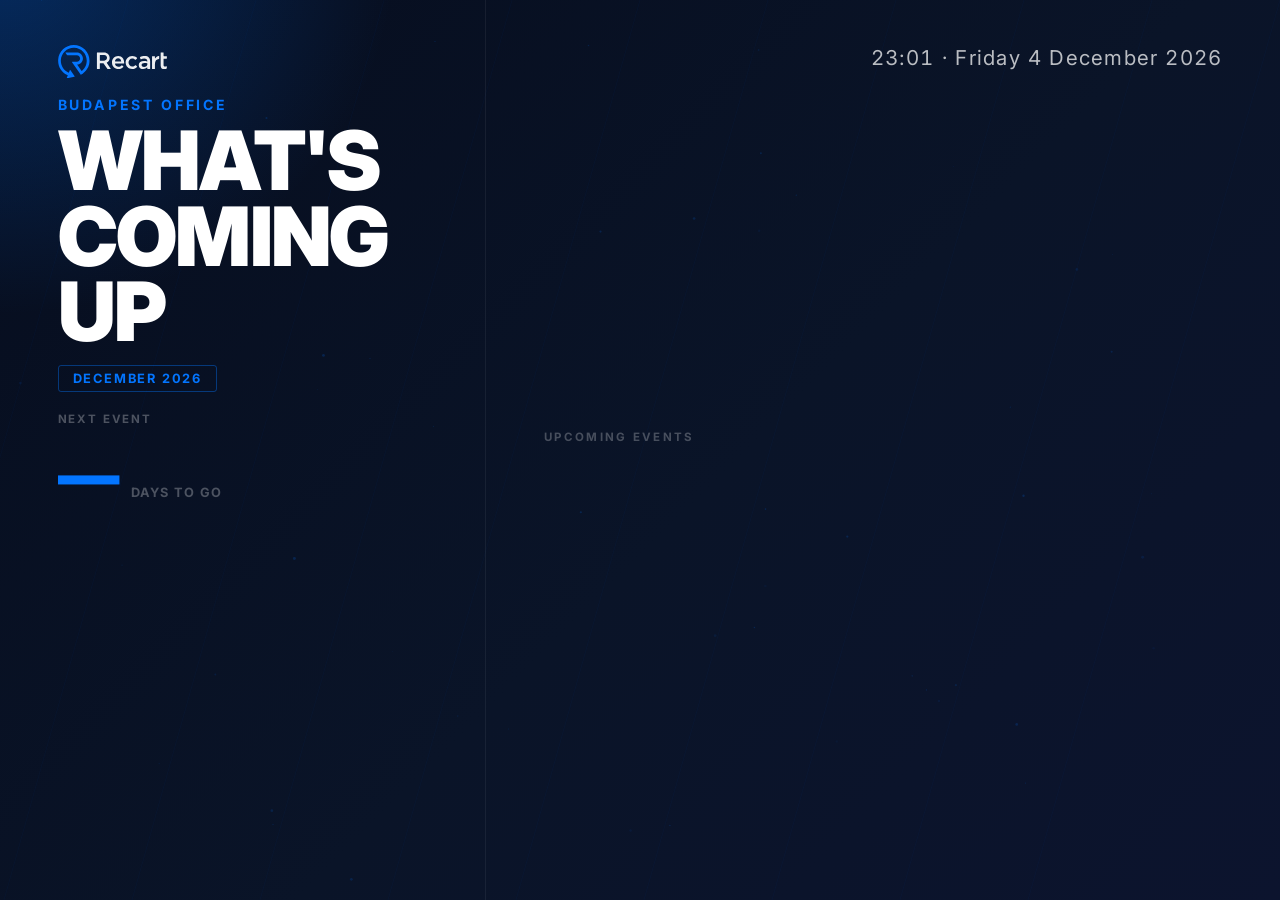
<file: slides/events.html>
<!DOCTYPE html>
<html lang="en">
<head>
<meta charset="UTF-8">
<meta name="viewport" content="width=device-width, initial-scale=1.0">
<title>Recart · What's Coming Up</title>
<link href="https://fonts.googleapis.com/css2?family=Inter:wght@400;700;900&display=swap" rel="stylesheet">
<link rel="stylesheet" href="../shared/theme.css">
<link rel="stylesheet" href="../shared/board.css">
</head>
<body>
<div class="screen">
  <canvas class="bg-canvas" id="bgCanvas"></canvas>
  <div class="clock" id="clock-el"></div>
  <div class="left">
    <div>
      <div class="brand">
        <div class="logo-wrap"></div>
        <div class="top-label">Budapest office</div>
      </div>
      <div class="main-title">What's<br>coming<br>up</div>
      <div class="month-badge" id="month-badge"></div>
      <div class="countdown-box">
        <div class="countdown-label">Next event</div>
        <div class="countdown-next" id="cd-name"></div>
        <div>
          <span class="countdown-num" id="cd-days">—</span>
          <span class="countdown-unit" id="cd-unit">days to go</span>
        </div>
      </div>
    </div>
  </div>
  <div class="right">
    <div class="events-section">
      <div class="section-label">Upcoming events</div>
      <div id="events-list"></div>
    </div>
    <div class="birthdays-section" id="bdays-section">
      <div class="bday-label">Upcoming birthdays</div>
      <div id="bdays-list"></div>
    </div>
  </div>
</div>

<script>
// ─── EDIT HERE WEEKLY ──────────────────────────────────────────
const EVENTS = [
  { icon: '👋', date: '22 Jun', label: 'Dorka onboarding',   time: 'Product Manager', dateObj: new Date('2026-06-22') },
  { icon: '🥐', date: '25 Jun', label: 'Community breakfast', time: '9:00 – 10:00am', dateObj: new Date('2026-06-25') },
  { icon: '🍔', date: '1 Jul',  label: 'Team lunch',          time: '12:00 – 1:00pm', dateObj: new Date('2026-07-01') },
  { icon: '🏢', date: '1 Jul',  label: 'Dóri onsite',         time: '',               dateObj: new Date('2026-07-01') },
  { icon: '🏢', date: '2 Jul',  label: 'Peti onsite',         time: '',               dateObj: new Date('2026-07-02') },
  { icon: '🇺🇸', date: '4 Jul',  label: 'Independence Day',    time: 'US team is off',  dateObj: new Date('2026-07-04') },
  { icon: '🍔', date: '9 Jul',  label: 'Team lunch',          time: '12:00 – 1:00pm', dateObj: new Date('2026-07-09') },
  { icon: '🙌', date: '9 Jul',  label: 'All-hands meeting',   time: '4:00 – 5:00pm',  dateObj: new Date('2026-07-09') },
  { icon: '🌅', date: '15 Jul', label: 'Sunset, chill & BBQ', time: '6:00 – 11:00pm', dateObj: new Date('2026-07-15') },
  { icon: '🍔', date: '23 Jul', label: 'Team lunch',          time: '12:00 – 1:00pm', dateObj: new Date('2026-07-23') },
  { icon: '🍔', date: '29 Jul', label: 'Lunch at Time Out Market', time: '12:00 – 11:00pm', dateObj: new Date('2026-07-29') },
  { icon: '🥐', date: '6 Aug',  label: 'Team Breakfast',             time: '9:00 – 10:00am', dateObj: new Date('2026-08-06') },
  { icon: '🍔', date: '19 Aug', label: 'Team Lunch at the Office',   time: '12:00 – 1:00pm', dateObj: new Date('2026-08-19') },
  { icon: '🍴', date: '26 Aug', label: 'Time Out Market Lunch',      time: '12:00 – 1:00pm', dateObj: new Date('2026-08-26') },
  { icon: '🙌', date: '3 Sep',  label: 'All-Hands Meeting',          time: '4:00 – 5:00pm',  dateObj: new Date('2026-09-03') },
];
const BIRTHDAYS = [
  { name: 'Barbi', date: '22 Jun', dateObj: new Date('2026-06-22') },
  { name: 'Norbi', date: '9 Jul',  dateObj: new Date('2026-07-09') },
  { name: 'Perez', date: '11 Jul', dateObj: new Date('2026-07-11') },
  { name: 'Alice', date: '16 Jul', dateObj: new Date('2026-07-16') },
  { name: 'Félix', date: '18 Jul', dateObj: new Date('2026-07-18') },
  { name: 'Dorka', date: '20 Jul', dateObj: new Date('2026-07-20') },
  { name: 'Totti', date: '31 Jul', dateObj: new Date('2026-07-31') },
  { name: 'Réka',  date: '7 Aug',  dateObj: new Date('2026-08-07') },
  { name: 'Balázs', date: '9 Aug',  dateObj: new Date('2026-08-09') },
  { name: 'Nóri',  date: '4 Sep',  dateObj: new Date('2026-09-04') },
  { name: 'Enci',  date: '8 Sep',  dateObj: new Date('2026-09-08') },
];
// ──────────────────────────────────────────────────────────────
</script>
<script src="../shared/chrome.js"></script>
<script src="../shared/board.js"></script>
</body>
</html>
</file>
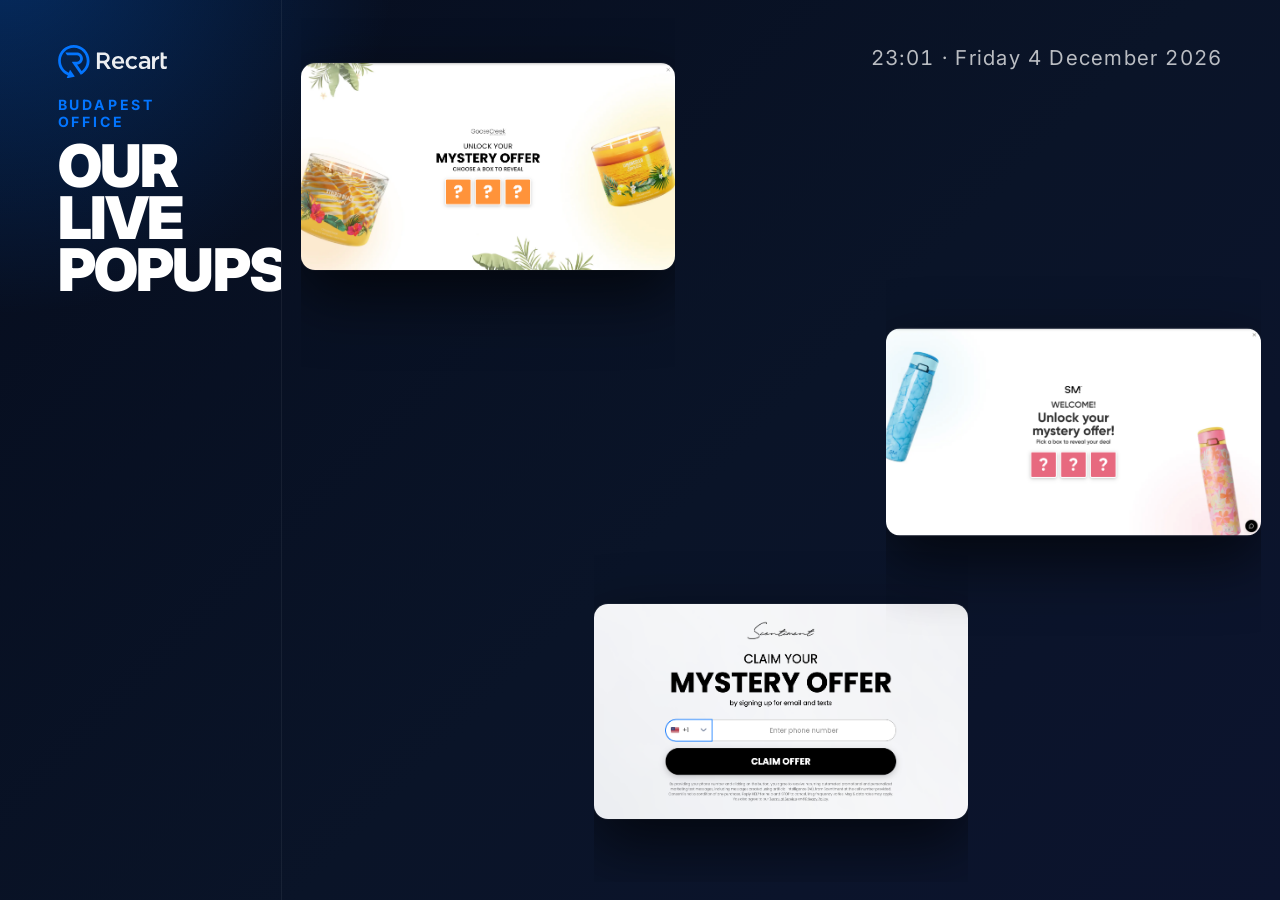
<file: slides/live-popups.html>
<!DOCTYPE html>
<html lang="en">
<head>
<meta charset="UTF-8">
<meta name="viewport" content="width=device-width, initial-scale=1.0">
<title>Recart · Our Live Popups</title>
<link href="https://fonts.googleapis.com/css2?family=Inter:wght@400;700;900&display=swap" rel="stylesheet">
<link rel="stylesheet" href="../shared/theme.css">
<link rel="stylesheet" href="../shared/popups.css">
</head>
<body>
<div class="popups-screen">
  <div class="clock" id="clock-el"></div>
  <div class="popups-left">
    <div class="brand">
      <div class="logo-wrap"></div>
      <div class="top-label">Budapest office</div>
    </div>
    <!-- EDIT: the headline (use <br> to break lines) -->
    <div class="popups-title">Our<br>live<br>popups</div>
    <div class="popups-spacer"></div>
  </div>
  <div class="popups-stage">
    <div class="popup-slot" id="slot-0"></div>
    <div class="popup-slot" id="slot-1"></div>
    <div class="popup-slot" id="slot-2"></div>
  </div>
</div>

<script>
// ─── EDIT HERE ─────────────────────────────────────────────────
// Image files live in ../assets/popups/. Three show at once and cross-fade.
const POPUPS = [
  { src: '../assets/popups/goose-creek.png',      alt: 'Goose Creek' },
  { src: '../assets/popups/her-fantasy-box.png',  alt: 'Her Fantasy Box' },
  { src: '../assets/popups/scentiment.png',       alt: 'Scentiment' },
  { src: '../assets/popups/burlebo.png',          alt: 'Burlebo' },
  { src: '../assets/popups/simple-modern.png',    alt: 'Simple Modern' },
  { src: '../assets/popups/wellness-company.png', alt: 'The Wellness Company' },
  { src: '../assets/popups/carnivore-snax.png',   alt: 'Carnivore Snax' },
];
// ──────────────────────────────────────────────────────────────
</script>
<script src="../shared/chrome.js"></script>
<script src="../shared/popups.js"></script>
</body>
</html>
</file>
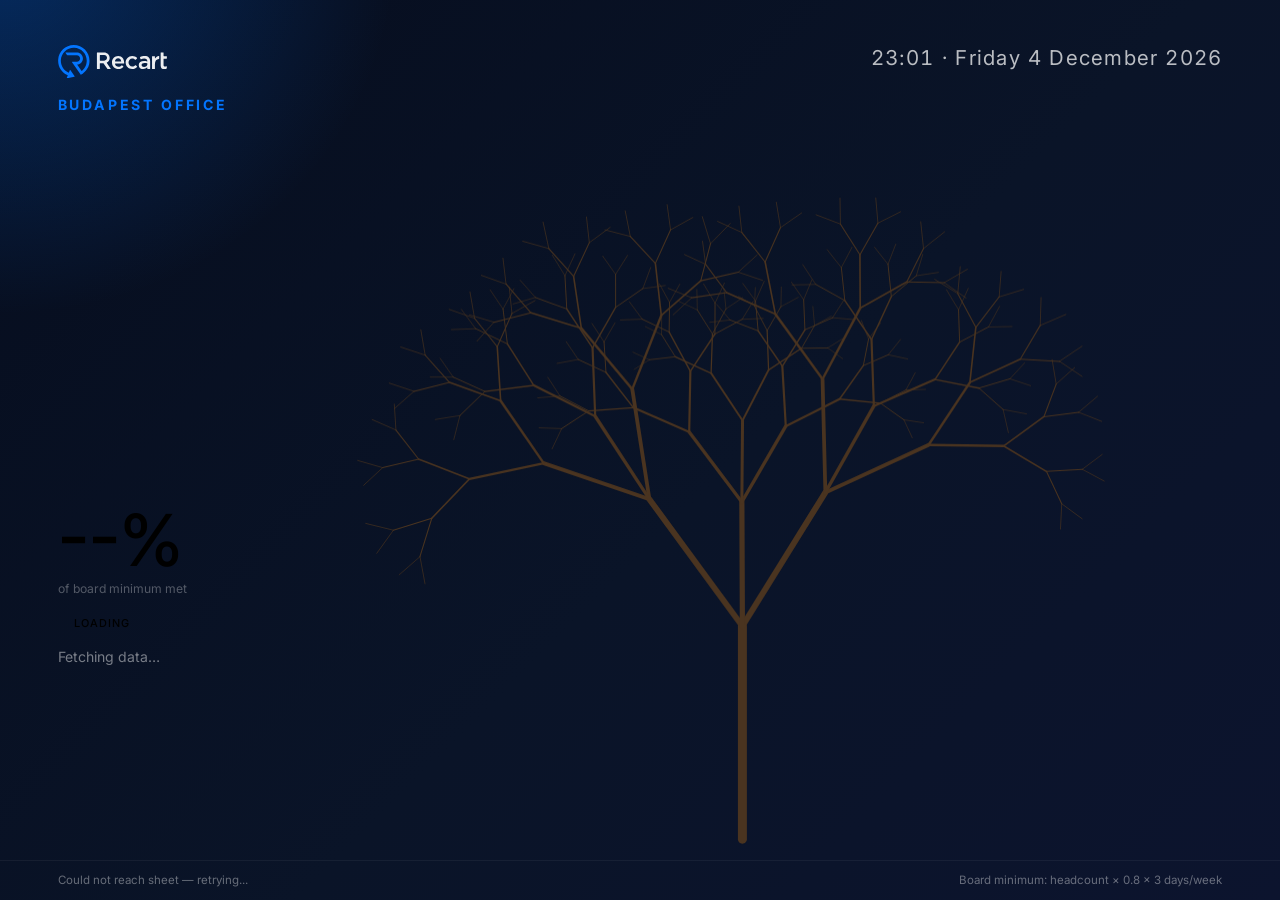
<file: slides/office-attendance.html>
<!DOCTYPE html>
<html lang="en">
<head>
<meta charset="UTF-8">
<meta name="viewport" content="width=device-width, initial-scale=1.0">
<title>Recart · Office Attendance</title>
<link href="https://fonts.googleapis.com/css2?family=Inter:wght@400;700;900&display=swap" rel="stylesheet">
<link rel="stylesheet" href="../shared/theme.css">
<link rel="stylesheet" href="../shared/attendance.css">
</head>
<body>
<div class="tree-screen">
  <div class="clock" id="clock-el"></div>
  <div class="tree-top">
    <div class="brand">
      <div class="logo-wrap"></div>
      <div class="top-label">Budapest office</div>
    </div>
  </div>
  <div class="tree-body">
    <canvas class="tree-canvas" id="treeCanvas"></canvas>
    <div class="tree-overlay">
      <div class="tree-num" id="treeNum">--%</div>
      <div class="tree-sub">of board minimum met</div>
      <div class="tree-badge" id="treeBadge">Loading</div>
      <div class="tree-msg" id="treeMsg">Fetching data…</div>
    </div>
  </div>
  <div class="tree-footer">
    <span class="tree-note" id="treeUpdated">Connecting to sheet…</span>
    <span class="tree-note" id="treeStats">Board minimum: headcount × 0.8 × 3 days/week</span>
  </div>
</div>

<script>
// ─── EDIT HERE ─────────────────────────────────────────────────
// Which Google Sheet to read. The sheet must be shared "anyone with the link".
const ATTENDANCE = {
  sheetId: '1Dtp78qsRXpYsmK7vD4PWhPtdAE9DEHUS',
  dataGid: '1458234412',    // tab with date, headcount, checkins
  configGid: '685099077',   // tab with month, working_days
};
// ──────────────────────────────────────────────────────────────
</script>
<script src="../shared/chrome.js"></script>
<script src="../shared/attendance.js"></script>
</body>
</html>
</file>
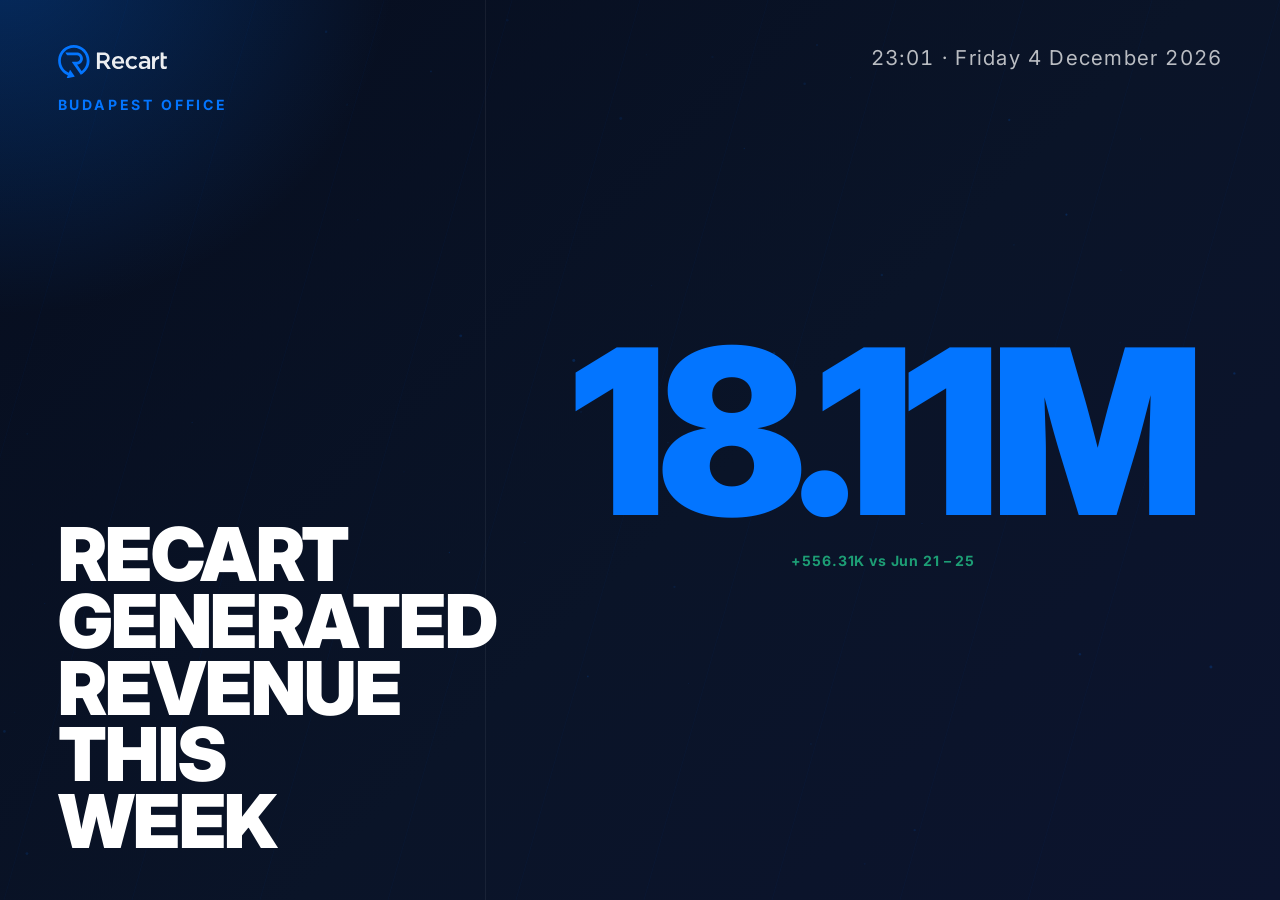
<file: slides/revenue-weekly.html>
<!DOCTYPE html>
<html lang="en">
<head>
<meta charset="UTF-8">
<meta name="viewport" content="width=device-width, initial-scale=1.0">
<title>Recart · Weekly Revenue</title>
<link href="https://fonts.googleapis.com/css2?family=Inter:wght@400;700;900&display=swap" rel="stylesheet">
<link rel="stylesheet" href="../shared/theme.css">
<style>
  .stat-right {
    display: flex; flex-direction: column;
    align-items: center; justify-content: center;
    padding: 5vh 5vw; gap: clamp(10px, 2vh, 24px);
  }
  .stat-number {
    font-size: clamp(80px, 18vw, 260px); font-weight: 900;
    color: var(--accent); line-height: 0.88;
    letter-spacing: -0.04em;
    opacity: 0; animation: fadeUp 0.8s 0.35s forwards;
  }
  .stat-delta {
    font-size: clamp(11px, 1.1vw, 16px); font-weight: 700;
    letter-spacing: 0.06em; color: #1D9E75;
    opacity: 0; animation: fadeUp 0.7s 0.55s forwards;
  }
  .slide-title {
    font-size: clamp(40px, 5.8vw, 84px); font-weight: 900;
    color: var(--fg); line-height: 0.9;
    text-transform: uppercase; letter-spacing: -0.02em;
    margin-top: clamp(12px, 2vh, 24px);
    opacity: 0; animation: fadeUp 0.7s 0.25s forwards;
  }
</style>
</head>
<body>
<div class="screen">
  <canvas class="bg-canvas" id="bgCanvas"></canvas>
  <div class="clock" id="clock-el"></div>
  <div class="left">
    <div class="brand">
      <div class="logo-wrap"></div>
      <div class="top-label">Budapest office</div>
    </div>
    <div class="slide-title">Recart<br>generated<br>revenue<br>this week</div>
  </div>
  <div class="stat-right">
    <div class="stat-number">18.11M</div>
    <div class="stat-delta">+556.31K vs Jun 21 – 25</div>
  </div>
</div>
<script src="../shared/chrome.js"></script>
</body>
</html>
</file>
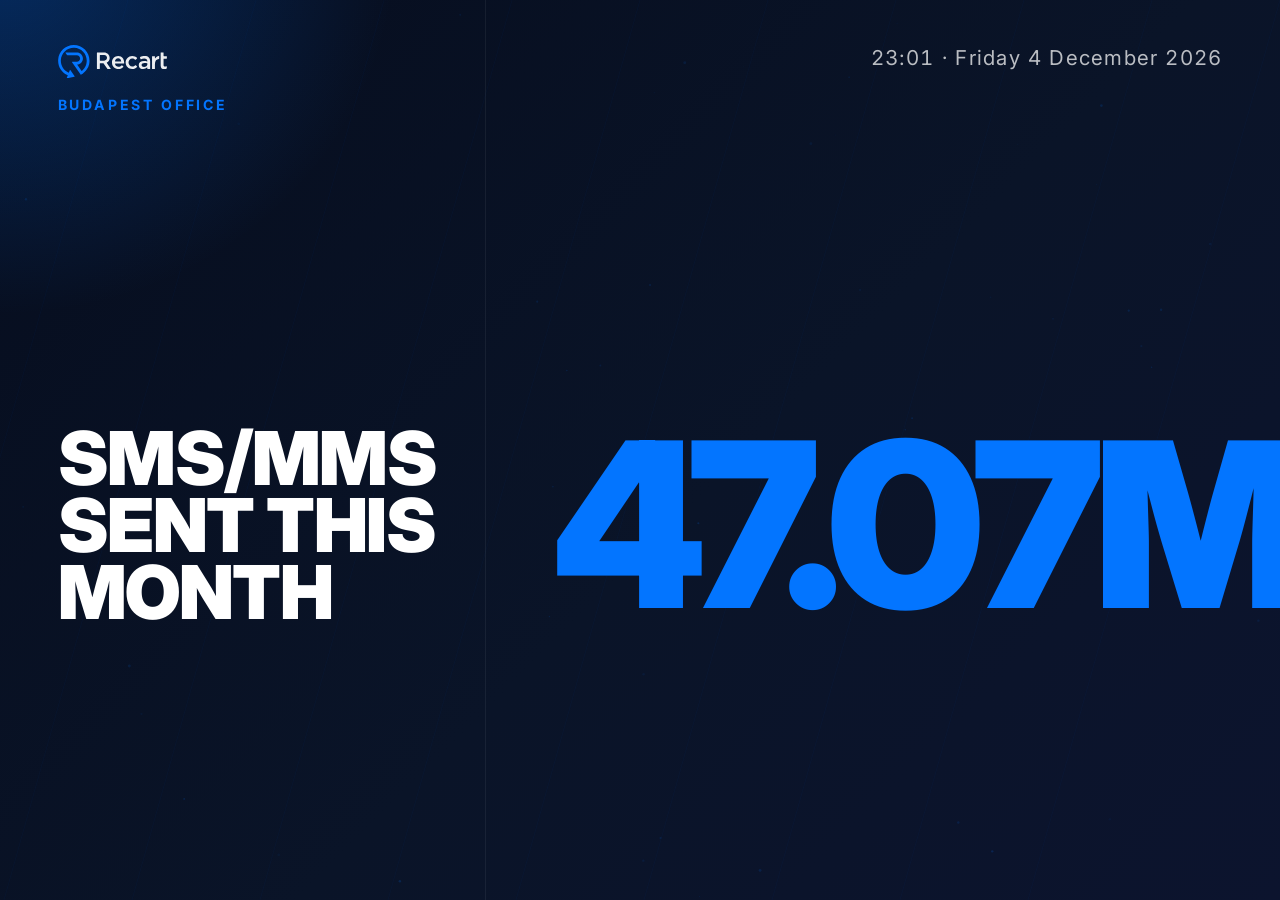
<file: slides/sms-stats.html>
<!DOCTYPE html>
<html lang="en">
<head>
<meta charset="UTF-8">
<meta name="viewport" content="width=device-width, initial-scale=1.0">
<title>Recart · SMS/MMS This Month</title>
<link href="https://fonts.googleapis.com/css2?family=Inter:wght@400;700;900&display=swap" rel="stylesheet">
<link rel="stylesheet" href="../shared/theme.css">
<style>
  .screen { grid-template-rows: auto 1fr; }
  .brand-cell {
    padding: 5vh 4.5vw 3vh;
    border-right: 1px solid rgba(255,255,255,0.06);
    position: relative; z-index: 1;
  }
  .brand { display: flex; flex-direction: column; align-items: flex-start; }
  .logo-wrap {
    margin-bottom: clamp(14px,2vh,28px);
    opacity: 0; animation: fadeUp 0.5s 0.05s forwards;
  }
  .logo-wrap svg { display: block; height: clamp(20px,2.6vw,38px); width: auto; }
  .top-label {
    font-size: clamp(10px,1.1vw,15px); font-weight: 700;
    letter-spacing: 0.2em; color: var(--accent); text-transform: uppercase;
    opacity: 0; animation: fadeUp 0.6s 0.15s forwards;
  }
  .stat-title {
    padding: 0 4.5vw; display: flex; align-items: center;
    border-right: 1px solid rgba(255,255,255,0.06);
    position: relative; z-index: 1;
    opacity: 0; animation: fadeUp 0.7s 0.25s forwards;
  }
  .stat-title-text {
    font-size: clamp(40px, 5.8vw, 84px); font-weight: 900;
    color: var(--fg); line-height: 0.9;
    text-transform: uppercase; letter-spacing: -0.02em;
  }
  .stat-right {
    display: flex; align-items: center; justify-content: center;
    padding: 0 5vw; position: relative; z-index: 1;
  }
  .stat-number {
    font-size: clamp(80px, 18vw, 260px); font-weight: 900;
    color: var(--accent); line-height: 0.88;
    letter-spacing: -0.04em;
    opacity: 0; animation: fadeUp 0.8s 0.35s forwards;
  }
</style>
</head>
<body>
<div class="screen">
  <canvas class="bg-canvas" id="bgCanvas"></canvas>
  <div class="clock" id="clock-el"></div>
  <div class="brand-cell">
    <div class="brand">
      <div class="logo-wrap"></div>
      <div class="top-label">Budapest office</div>
    </div>
  </div>
  <div></div>

  <div class="stat-title">
    <div class="stat-title-text">SMS/MMS<br>sent this<br>month</div>
  </div>
  <div class="stat-right">
    <div class="stat-number">47.07M</div>
  </div>
</div>
<script src="../shared/chrome.js"></script>
</body>
</html>
</file>
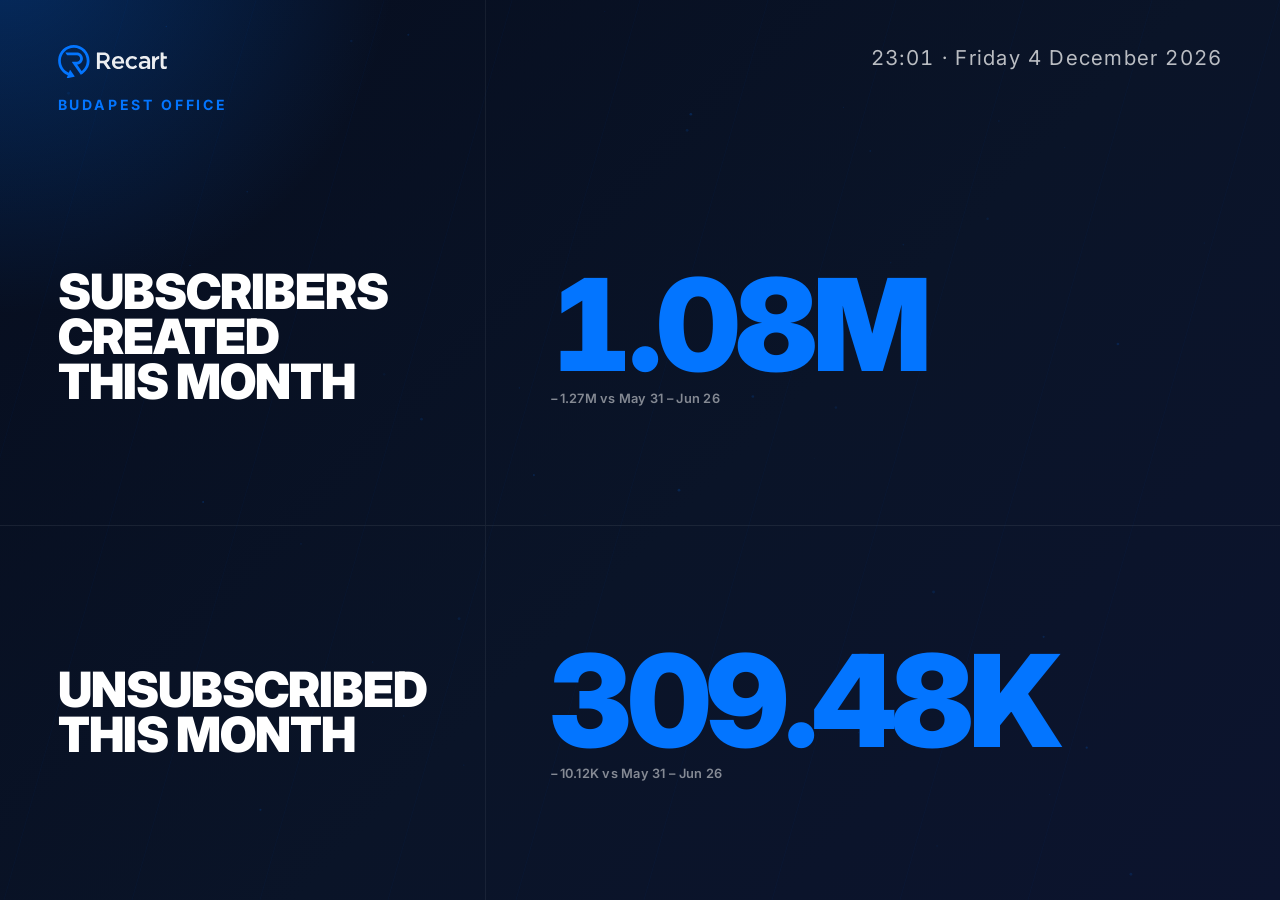
<file: slides/subscriber-stats.html>
<!DOCTYPE html>
<html lang="en">
<head>
<meta charset="UTF-8">
<meta name="viewport" content="width=device-width, initial-scale=1.0">
<title>Recart · Subscriber Stats</title>
<link href="https://fonts.googleapis.com/css2?family=Inter:wght@400;700;900&display=swap" rel="stylesheet">
<link rel="stylesheet" href="../shared/theme.css">
<style>
  .screen {
    grid-template-rows: auto 1fr auto 1fr;
  }
  .brand-cell {
    padding: 5vh 4.5vw 3vh;
    border-right: 1px solid rgba(255,255,255,0.06);
    position: relative; z-index: 1;
  }
  .brand { display: flex; flex-direction: column; align-items: flex-start; }
  .logo-wrap {
    margin-bottom: clamp(14px,2vh,28px);
    opacity: 0; animation: fadeUp 0.5s 0.05s forwards;
  }
  .logo-wrap svg { display: block; height: clamp(20px,2.6vw,38px); width: auto; }
  .top-label {
    font-size: clamp(10px,1.1vw,15px); font-weight: 700;
    letter-spacing: 0.2em; color: var(--accent); text-transform: uppercase;
    opacity: 0; animation: fadeUp 0.6s 0.15s forwards;
  }
  .stat-title {
    padding: 0 4.5vw; display: flex; align-items: center;
    border-right: 1px solid rgba(255,255,255,0.06);
    position: relative; z-index: 1;
    opacity: 0; animation: fadeUp 0.7s forwards;
  }
  .stat-title-text {
    font-size: clamp(28px, 3.8vw, 56px); font-weight: 900;
    color: var(--fg); line-height: 0.92;
    text-transform: uppercase; letter-spacing: -0.02em;
  }
  .stat-value {
    padding: 0 5vw; display: flex; flex-direction: column;
    justify-content: center; gap: clamp(6px,1vh,12px);
    position: relative; z-index: 1;
    opacity: 0; animation: fadeUp 0.7s forwards;
  }
  .stat-number {
    font-size: clamp(60px, 10vw, 140px); font-weight: 900;
    color: var(--accent); line-height: 0.88;
    letter-spacing: -0.04em; font-variant-numeric: tabular-nums;
  }
  .stat-delta {
    font-size: clamp(11px, 1vw, 15px); font-weight: 600;
    color: rgba(255,255,255,0.5); letter-spacing: 0.02em;
  }
  .full-divider {
    grid-column: 1 / -1; height: 1px;
    background: rgba(255,255,255,0.07);
    position: relative; z-index: 1;
  }
</style>
</head>
<body>
<div class="screen">
  <canvas class="bg-canvas" id="bgCanvas"></canvas>
  <div class="clock" id="clock-el"></div>

  <div class="brand-cell">
    <div class="brand">
      <div class="logo-wrap"></div>
      <div class="top-label">Budapest office</div>
    </div>
  </div>
  <div></div><!-- right spacer for brand row -->

  <div class="stat-title" style="animation-delay:0.25s">
    <div class="stat-title-text">Subscribers<br>created<br>this month</div>
  </div>
  <div class="stat-value" style="animation-delay:0.25s">
    <div class="stat-number">1.08M</div>
    <div class="stat-delta">−1.27M vs May 31 – Jun 26</div>
  </div>

  <div class="full-divider"></div>

  <div class="stat-title" style="animation-delay:0.4s">
    <div class="stat-title-text">Unsubscribed<br>this month</div>
  </div>
  <div class="stat-value" style="animation-delay:0.4s">
    <div class="stat-number">309.48K</div>
    <div class="stat-delta">−10.12K vs May 31 – Jun 26</div>
  </div>
</div>
<script src="../shared/chrome.js"></script>
</body>
</html>
</file>
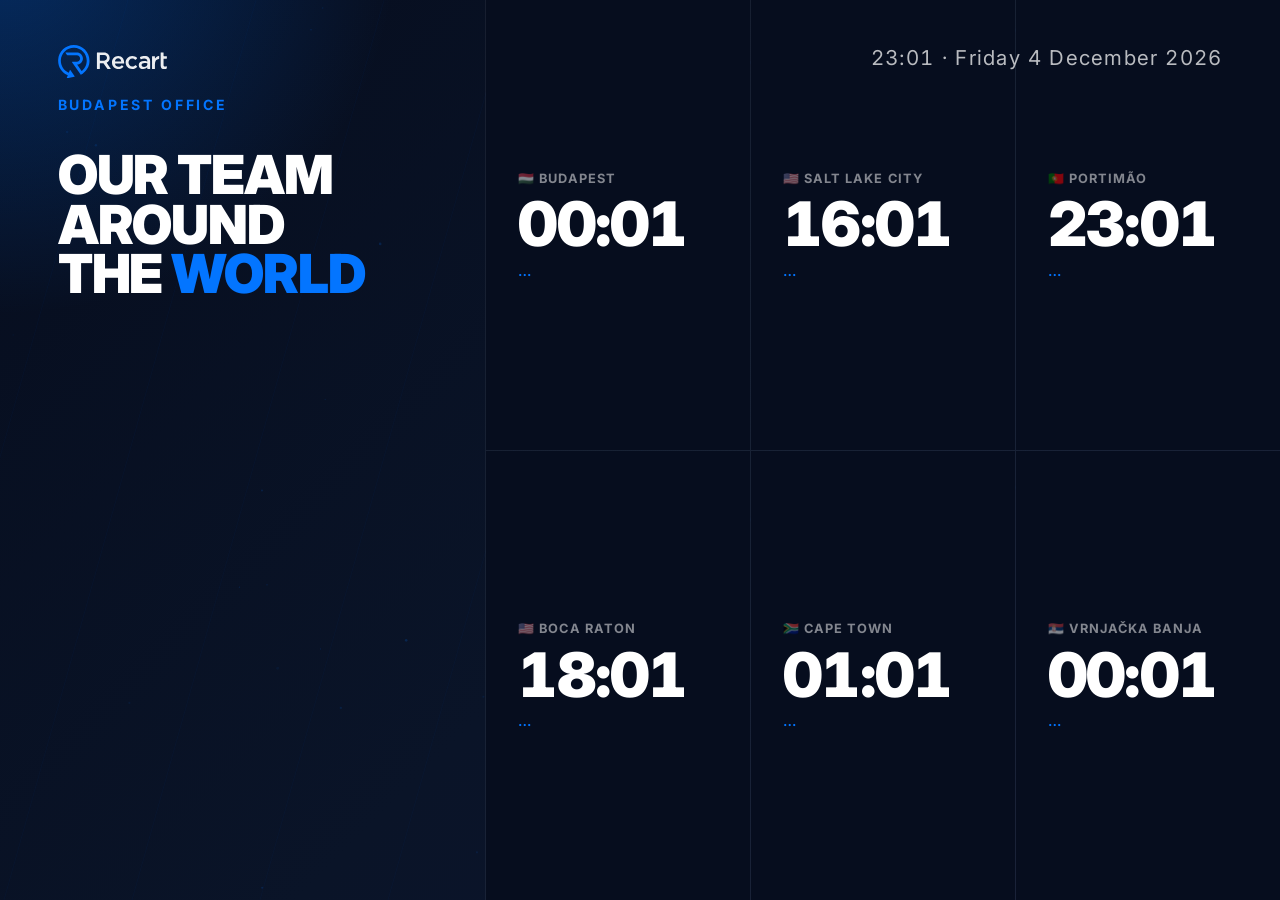
<file: slides/team-world.html>
<!DOCTYPE html>
<html lang="en">
<head>
<meta charset="UTF-8">
<meta name="viewport" content="width=device-width, initial-scale=1.0">
<title>Recart · Team Around the World</title>
<link href="https://fonts.googleapis.com/css2?family=Inter:wght@400;700;900&display=swap" rel="stylesheet">
<link rel="stylesheet" href="../shared/theme.css">
<style>
  .cities {
    display: grid;
    grid-template-columns: 1fr 1fr 1fr;
    grid-template-rows: 1fr 1fr;
    gap: 1px;
    background: rgba(255,255,255,0.06);
    height: 100%;
    position: relative; z-index: 1;
  }
  .city-card {
    background: var(--bg);
    display: flex; flex-direction: column;
    justify-content: center;
    padding: 0 2.5vw;
    gap: clamp(4px, 0.8vh, 10px);
    opacity: 0; animation: fadeUp 0.6s forwards;
  }
  .city-header {
    display: flex; align-items: center; gap: 0.5em;
    font-size: clamp(11px, 1vw, 15px); font-weight: 700;
    letter-spacing: 0.08em; text-transform: uppercase;
    color: rgba(255,255,255,0.5);
  }
  .city-time {
    font-size: clamp(36px, 4.8vw, 72px); font-weight: 900;
    color: var(--fg); line-height: 1;
    letter-spacing: -0.03em; font-variant-numeric: tabular-nums;
  }
  .city-weather {
    font-size: clamp(12px, 1.1vw, 17px); font-weight: 600;
    color: var(--accent); letter-spacing: 0.02em;
  }
  .left {
    border-right: 1px solid rgba(255,255,255,0.06);
    display: flex; flex-direction: column; justify-content: space-between;
    padding: 5vh 4.5vw; position: relative; z-index: 1;
  }
  .slide-title {
    font-size: clamp(32px, 4.2vw, 62px); font-weight: 900;
    color: var(--fg); line-height: 0.92;
    text-transform: uppercase; letter-spacing: -0.02em;
    margin-top: clamp(16px, 3vh, 32px);
    opacity: 0; animation: fadeUp 0.7s 0.1s forwards;
  }
  .slide-title span { color: var(--accent); }
</style>
</head>
<body>
<div class="screen" style="grid-template-columns: 38% 1fr; grid-template-rows: 1fr;">
  <canvas class="bg-canvas" id="bgCanvas"></canvas>
  <div class="clock" id="clock-el"></div>

  <div class="left">
    <div>
      <div class="brand">
        <div class="logo-wrap"></div>
        <div class="top-label">Budapest office</div>
      </div>
      <div class="slide-title">Our team<br>around<br>the <span>world</span></div>
    </div>
  </div>

  <div class="cities" id="cities"></div>
</div>

<script>
const CITIES = [
  { name: 'Budapest',       flag: '🇭🇺', tz: 'Europe/Budapest',      lat: 47.4979,  lon: 19.0402  },
  { name: 'Salt Lake City', flag: '🇺🇸', tz: 'America/Denver',        lat: 40.7608,  lon: -111.891 },
  { name: 'Portimão',       flag: '🇵🇹', tz: 'Europe/Lisbon',         lat: 37.1359,  lon: -8.5383  },
  { name: 'Boca Raton',     flag: '🇺🇸', tz: 'America/New_York',      lat: 26.3683,  lon: -80.1289 },
  { name: 'Cape Town',      flag: '🇿🇦', tz: 'Africa/Johannesburg',   lat: -33.9249, lon: 18.4241  },
  { name: 'Vrnjačka Banja', flag: '🇷🇸', tz: 'Europe/Belgrade',       lat: 43.6167,  lon: 21.3000  },
];

function weatherEmoji(code) {
  if (code === 0)           return '☀️';
  if (code <= 2)            return '🌤️';
  if (code === 3)           return '☁️';
  if (code <= 48)           return '🌫️';
  if (code <= 57)           return '🌦️';
  if (code <= 67)           return '🌧️';
  if (code <= 77)           return '❄️';
  if (code <= 82)           return '🌧️';
  if (code <= 86)           return '❄️';
  return '⛈️';
}

function getTime(tz) {
  return new Date().toLocaleTimeString('en-GB', { hour: '2-digit', minute: '2-digit', timeZone: tz });
}

const container = document.getElementById('cities');
const timeEls = [];

CITIES.forEach(function(city, i) {
  const card = document.createElement('div');
  card.className = 'city-card';
  card.style.animationDelay = (0.15 + i * 0.08) + 's';

  const header = document.createElement('div');
  header.className = 'city-header';
  header.textContent = city.flag + '  ' + city.name;

  const timeEl = document.createElement('div');
  timeEl.className = 'city-time';
  timeEl.textContent = getTime(city.tz);

  const weatherEl = document.createElement('div');
  weatherEl.className = 'city-weather';
  weatherEl.textContent = '…';

  card.appendChild(header);
  card.appendChild(timeEl);
  card.appendChild(weatherEl);
  container.appendChild(card);

  timeEls.push({ el: timeEl, tz: city.tz });
});

setInterval(function() {
  timeEls.forEach(function(t) { t.el.textContent = getTime(t.tz); });
}, 1000);

function fetchWeather(city, el, attempt) {
  attempt = attempt || 1;
  var url = 'https://api.open-meteo.com/v1/forecast?latitude=' + city.lat +
    '&longitude=' + city.lon + '&current=temperature_2m,weather_code&timezone=auto';
  fetch(url)
    .then(function(r) { return r.json(); })
    .then(function(d) {
      var temp = Math.round(d.current.temperature_2m);
      var emoji = weatherEmoji(d.current.weather_code);
      el.textContent = emoji + ' ' + temp + '°C';
    })
    .catch(function() {
      if (attempt < 4) {
        setTimeout(function() { fetchWeather(city, el, attempt + 1); }, attempt * 5000);
      }
    });
}

CITIES.forEach(function(city, i) {
  var el = container.children[i].querySelector('.city-weather');
  fetchWeather(city, el);
});

setInterval(function() {
  CITIES.forEach(function(city, i) {
    var el = container.children[i].querySelector('.city-weather');
    fetchWeather(city, el);
  });
}, 15 * 60 * 1000);
</script>
<script src="../shared/chrome.js"></script>
</body>
</html>
</file>
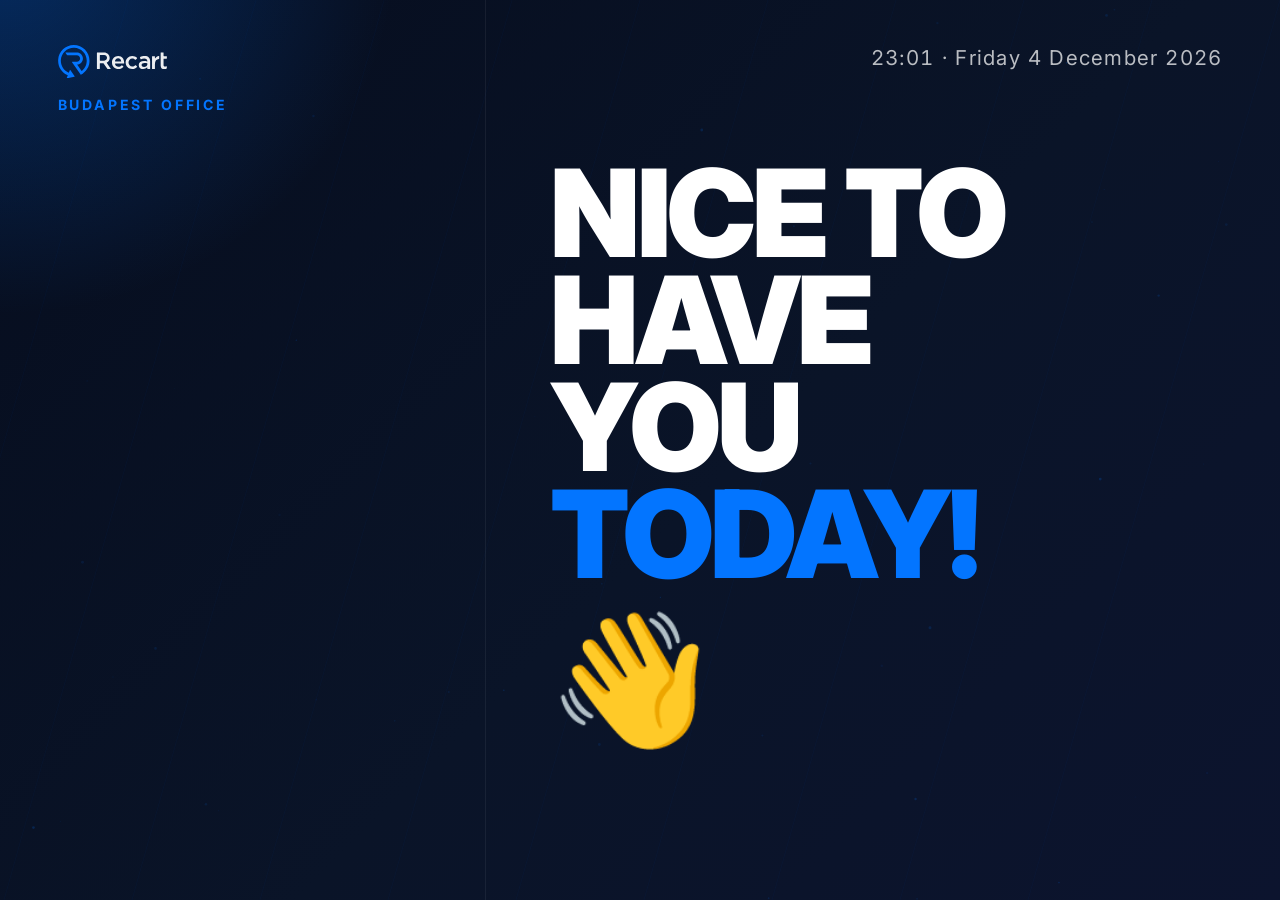
<file: slides/welcome.html>
<!DOCTYPE html>
<html lang="en">
<head>
<meta charset="UTF-8">
<meta name="viewport" content="width=device-width, initial-scale=1.0">
<title>Recart · Welcome</title>
<link href="https://fonts.googleapis.com/css2?family=Inter:wght@400;700;900&display=swap" rel="stylesheet">
<link rel="stylesheet" href="../shared/theme.css">
<link rel="stylesheet" href="../shared/hero.css">
</head>
<body>
<div class="screen">
  <canvas class="bg-canvas" id="bgCanvas"></canvas>
  <div class="clock" id="clock-el"></div>
  <div class="left">
    <div class="brand">
      <div class="logo-wrap"></div>
      <div class="top-label">Budapest office</div>
    </div>
  </div>
  <div class="right">
    <!-- EDIT: your message (use <span class="highlight"> for the blue word) and the emoji -->
    <div class="hero-title">Nice to have<br>you <span class="highlight">today!</span></div>
    <div class="hero-art">👋</div>
  </div>
</div>
<script src="../shared/chrome.js"></script>
</body>
</html>
</file>
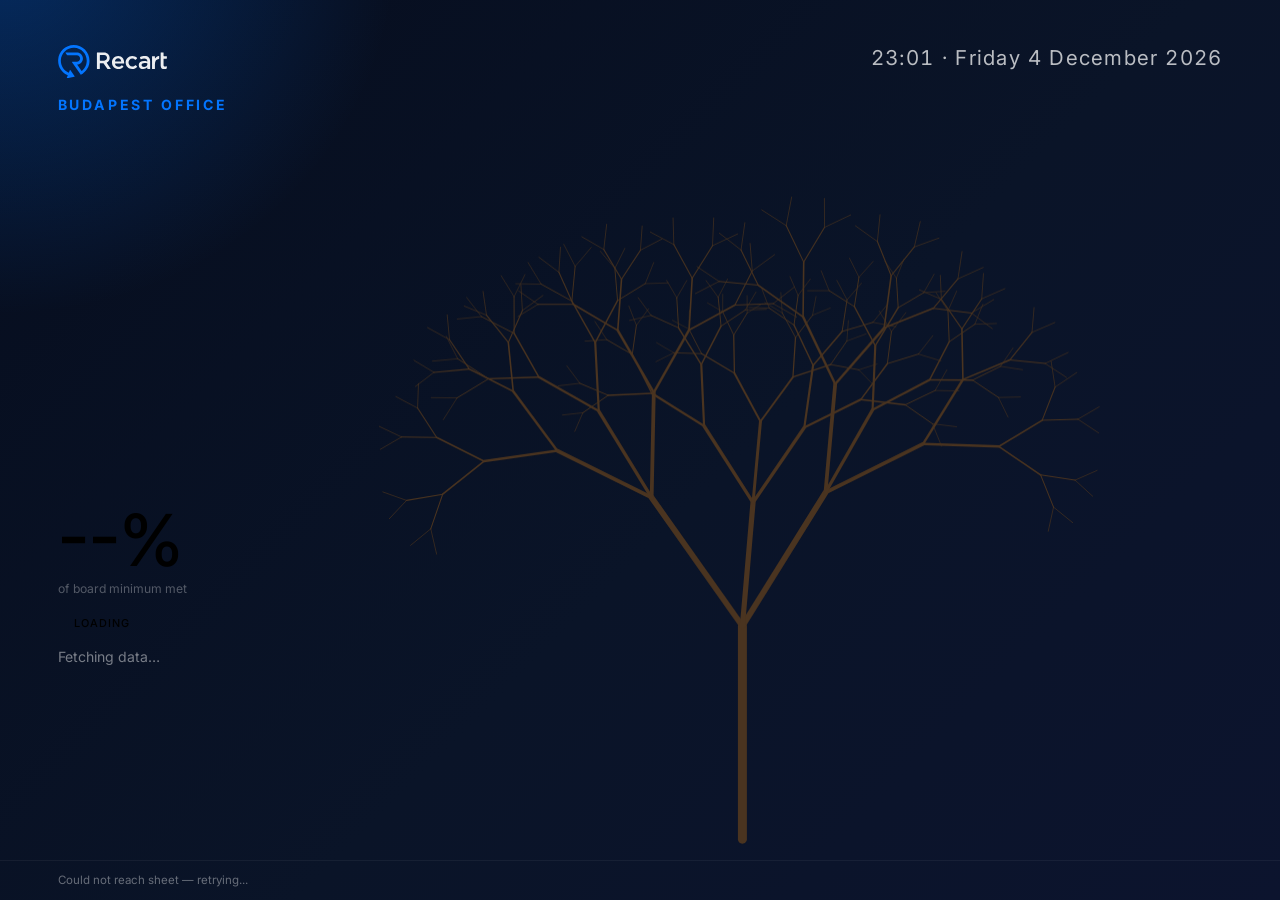
<file: templates/attendance.html>
<!DOCTYPE html>
<html lang="en">
<head>
<meta charset="UTF-8">
<meta name="viewport" content="width=device-width, initial-scale=1.0">
<title>Recart · Attendance slide</title>
<link href="https://fonts.googleapis.com/css2?family=Inter:wght@400;700;900&display=swap" rel="stylesheet">
<link rel="stylesheet" href="../shared/theme.css">
<link rel="stylesheet" href="../shared/attendance.css">
</head>
<body>
<div class="tree-screen">
  <div class="clock" id="clock-el"></div>
  <div class="tree-top">
    <div class="brand">
      <div class="logo-wrap"></div>
      <div class="top-label">Budapest office</div>
    </div>
  </div>
  <div class="tree-body">
    <canvas class="tree-canvas" id="treeCanvas"></canvas>
    <div class="tree-overlay">
      <div class="tree-num" id="treeNum">--%</div>
      <!-- EDIT: the label under the big number -->
      <div class="tree-sub">of board minimum met</div>
      <div class="tree-badge" id="treeBadge">Loading</div>
      <div class="tree-msg" id="treeMsg">Fetching data…</div>
    </div>
  </div>
  <div class="tree-footer">
    <span class="tree-note" id="treeUpdated">Connecting to sheet…</span>
    <span class="tree-note" id="treeStats"></span>
  </div>
</div>

<script>
// ─── EDIT: point this at your Google Sheet (shared "anyone with the link") ──
// dataGid   = tab with columns: date, headcount, checkins
// configGid = tab with columns: month, working_days
const ATTENDANCE = {
  sheetId: 'YOUR_SHEET_ID',
  dataGid: '0',
  configGid: '0',
};
// ──────────────────────────────────────────────────────────────
</script>
<script src="../shared/chrome.js"></script>
<script src="../shared/attendance.js"></script>
</body>
</html>
</file>
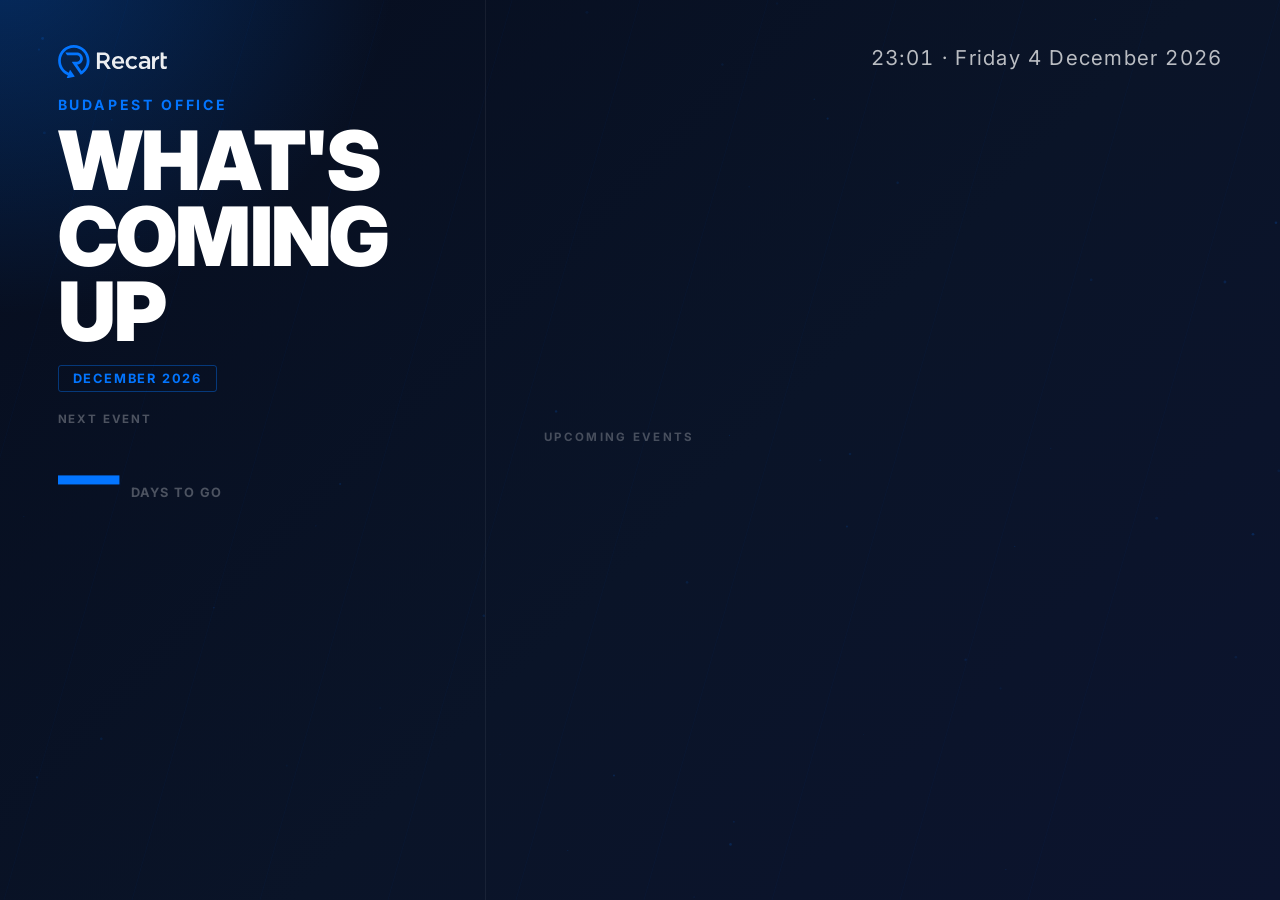
<file: templates/board.html>
<!DOCTYPE html>
<html lang="en">
<head>
<meta charset="UTF-8">
<meta name="viewport" content="width=device-width, initial-scale=1.0">
<title>Recart · Board slide</title>
<link href="https://fonts.googleapis.com/css2?family=Inter:wght@400;700;900&display=swap" rel="stylesheet">
<link rel="stylesheet" href="../shared/theme.css">
<link rel="stylesheet" href="../shared/board.css">
</head>
<body>
<div class="screen">
  <canvas class="bg-canvas" id="bgCanvas"></canvas>
  <div class="clock" id="clock-el"></div>
  <div class="left">
    <div>
      <div class="brand">
        <div class="logo-wrap"></div>
        <div class="top-label">Budapest office</div>
      </div>
      <!-- EDIT: the headline (use <br> to break lines) -->
      <div class="main-title">What's<br>coming<br>up</div>
      <div class="month-badge" id="month-badge"></div>
      <div class="countdown-box">
        <div class="countdown-label">Next event</div>
        <div class="countdown-next" id="cd-name"></div>
        <div>
          <span class="countdown-num" id="cd-days">—</span>
          <span class="countdown-unit" id="cd-unit">days to go</span>
        </div>
      </div>
    </div>
  </div>
  <div class="right">
    <div class="events-section">
      <div class="section-label">Upcoming events</div>
      <div id="events-list"></div>
    </div>
    <div class="birthdays-section" id="bdays-section">
      <div class="bday-label">Upcoming birthdays</div>
      <div id="bdays-list"></div>
    </div>
  </div>
</div>

<script>
// ─── EDIT HERE ─────────────────────────────────────────────────
// date must be 'YYYY-MM-DD' inside new Date(...). The "date" text is what shows on screen.
const EVENTS = [
  { icon: '🥐', date: '25 Jun', label: 'Community breakfast', time: '9:00 – 10:00am', dateObj: new Date('2026-06-25') },
  { icon: '🍔', date: '1 Jul',  label: 'Team lunch',          time: '12:00 – 1:00pm', dateObj: new Date('2026-07-01') },
];
const BIRTHDAYS = [
  { name: 'Name', date: '1 Jul', dateObj: new Date('2026-07-01') },
];
// ──────────────────────────────────────────────────────────────
</script>
<script src="../shared/chrome.js"></script>
<script src="../shared/board.js"></script>
</body>
</html>
</file>
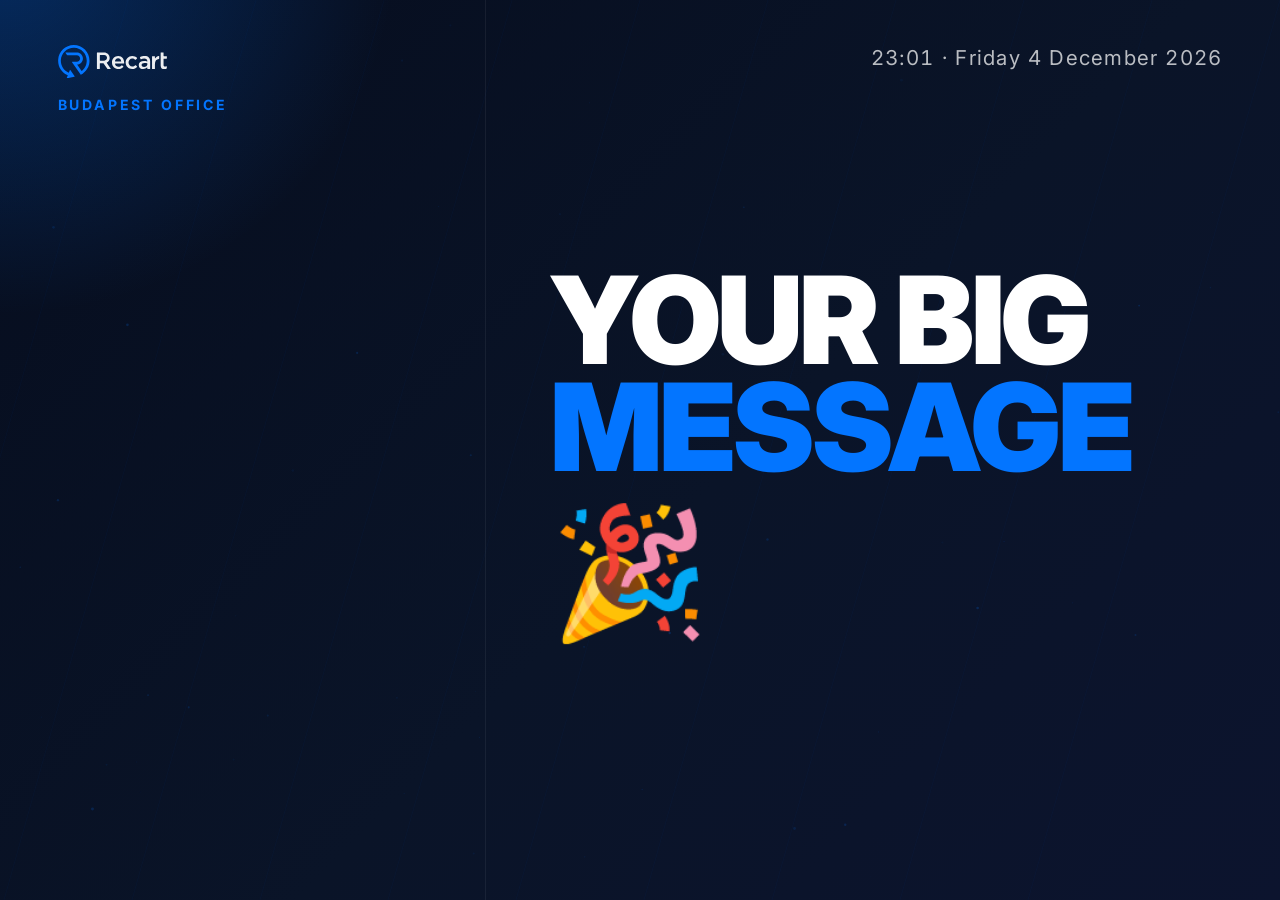
<file: templates/hero.html>
<!DOCTYPE html>
<html lang="en">
<head>
<meta charset="UTF-8">
<meta name="viewport" content="width=device-width, initial-scale=1.0">
<title>Recart · Hero slide</title>
<link href="https://fonts.googleapis.com/css2?family=Inter:wght@400;700;900&display=swap" rel="stylesheet">
<link rel="stylesheet" href="../shared/theme.css">
<link rel="stylesheet" href="../shared/hero.css">
</head>
<body>
<div class="screen">
  <canvas class="bg-canvas" id="bgCanvas"></canvas>
  <div class="clock" id="clock-el"></div>
  <div class="left">
    <div class="brand">
      <div class="logo-wrap"></div>
      <div class="top-label">Budapest office</div>
    </div>
  </div>
  <div class="right">
    <!-- EDIT: your message. Wrap one word in <span class="highlight"> for blue. -->
    <div class="hero-title">Your big<br><span class="highlight">message</span></div>
    <!-- EDIT or remove: a single emoji -->
    <div class="hero-art">🎉</div>
  </div>
</div>
<script src="../shared/chrome.js"></script>
</body>
</html>
</file>
<file: shared/theme.css>
/* Shared theme for every slide: tokens, layout, left rail, animations.
   Per-template visuals live in hero.css / board.css. */

:root {
  --bg: #060d1e;
  --accent: #0375FF;
  --fg: #ffffff;
  --muted: rgba(255, 255, 255, 0.72);
  --font: 'Inter', sans-serif;
  /* Shared slide backdrop: a soft blue glow from the top-left corner (behind the
     logo) over the base diagonal gradient. Used by every slide so the look is
     identical as the deck rotates. */
  --slide-bg:
    radial-gradient(62vw 82vh at 0% -6%, rgba(3, 117, 255, 0.30), rgba(3, 117, 255, 0) 50%),
    linear-gradient(135deg, #060d1e 0%, #0a1428 55%, #0c142e 100%);
}

* { box-sizing: border-box; margin: 0; padding: 0; }
html, body { width: 100%; height: 100%; overflow: hidden; background: var(--bg); }

.screen {
  width: 100vw; height: 100vh;
  background: var(--slide-bg); font-family: var(--font);
  display: grid; grid-template-columns: 38% 1fr;
  position: relative; overflow: hidden;
}

.bg-canvas { position: absolute; inset: 0; width: 100%; height: 100%; z-index: 0; }
.left, .right { position: relative; z-index: 1; }

.left {
  padding: 5vh 4.5vw;
  display: flex; flex-direction: column; justify-content: space-between;
  border-right: 1px solid rgba(255, 255, 255, 0.06);
}

/* Canonical brand block — identical logo + label on every slide. Drop
   <div class="brand"><div class="logo-wrap"></div><div class="top-label">…</div></div>
   at the top-left of any template (inside a container padded 5vh 4.5vw) and the
   branding lands in the exact same spot with the same spacing. Never override
   .logo-wrap / .top-label per template, or the brand will jump as the deck rotates. */
.brand { display: flex; flex-direction: column; align-items: flex-start; }

.logo-wrap {
  margin-bottom: clamp(14px, 2vh, 28px);
  min-height: clamp(20px, 2.6vw, 38px);
  opacity: 0; animation: fadeUp 0.5s 0.05s forwards;
}
.logo-wrap svg { display: block; height: clamp(20px, 2.6vw, 38px); width: auto; }

.top-label {
  font-size: clamp(10px, 1.1vw, 15px); font-weight: 700;
  letter-spacing: 0.2em; color: var(--accent);
  text-transform: uppercase; margin-bottom: 10px;
  opacity: 0; animation: fadeUp 0.6s 0.15s forwards;
}

/* Shared clock — top-right corner of every slide, long format, injected by
   chrome.js into #clock-el. Must be a direct child of the slide root (.screen /
   .tree-screen) so the absolute position is relative to the full screen. */
.clock {
  position: absolute; top: 5vh; right: 4.5vw; z-index: 5;
  font-size: clamp(14px, 1.6vw, 22px);
  color: var(--muted); letter-spacing: 0.06em;
  font-variant-numeric: tabular-nums; text-align: right;
  opacity: 0; animation: fadeUp 0.6s 0.5s forwards;
}

@keyframes fadeUp {
  from { opacity: 0; transform: translateY(12px); }
  to   { opacity: 1; transform: translateY(0); }
}
@keyframes fadeRight {
  from { opacity: 0; transform: translateX(-8px); }
  to   { opacity: 1; transform: translateX(0); }
}
</file>
<file: shared/board.css>
/* Template: board — left headline + countdown, right lists of events/birthdays.
   Good for schedules, menus, "what's coming up". Pairs with board.js. */

.main-title {
  font-size: clamp(36px, 6.4vw, 92px); font-weight: 900;
  color: var(--fg); line-height: 0.92;
  text-transform: uppercase; letter-spacing: -0.02em;
  opacity: 0; animation: fadeUp 0.7s 0.22s forwards;
}
.month-badge {
  display: inline-block; margin-top: 16px;
  font-size: clamp(10px, 1vw, 14px); font-weight: 700;
  letter-spacing: 0.14em; text-transform: uppercase;
  color: var(--accent); border: 1.5px solid rgba(3, 117, 255, 0.4);
  padding: 5px 14px; border-radius: 3px;
  opacity: 0; animation: fadeUp 0.7s 0.3s forwards;
}
.countdown-box {
  margin-top: clamp(14px, 2.2vh, 28px);
  opacity: 0; animation: fadeUp 0.7s 0.38s forwards;
}
.countdown-label {
  font-size: clamp(9px, 0.9vw, 13px); font-weight: 700;
  letter-spacing: 0.16em; text-transform: uppercase;
  color: rgba(255, 255, 255, 0.28); margin-bottom: 8px;
}
.countdown-next {
  font-size: clamp(16px, 1.75vw, 26px); font-weight: 900;
  color: var(--fg); margin-bottom: 10px;
  white-space: nowrap; overflow: hidden; text-overflow: ellipsis;
  text-transform: uppercase; letter-spacing: -0.01em; line-height: 1.1;
}
.countdown-num {
  font-size: clamp(38px, 4.8vw, 68px); font-weight: 900;
  color: var(--accent); line-height: 1;
}
.countdown-unit {
  font-size: clamp(10px, 1vw, 14px); font-weight: 700;
  letter-spacing: 0.1em; text-transform: uppercase;
  color: rgba(255, 255, 255, 0.28); margin-left: 8px;
}

.right {
  padding: 4vh 4.5vw;
  display: grid; grid-template-rows: 1fr auto;
  gap: clamp(10px, 1.8vh, 22px);
}
.events-section { display: flex; flex-direction: column; justify-content: center; }
.section-label {
  font-size: clamp(9px, 0.9vw, 13px); font-weight: 700;
  letter-spacing: 0.2em; text-transform: uppercase;
  color: rgba(255, 255, 255, 0.25); margin-bottom: clamp(8px, 1.2vh, 16px);
  opacity: 0; animation: fadeUp 0.5s 0.28s forwards;
}
.event-row {
  display: flex; align-items: center;
  padding: clamp(10px, 1.6vh, 20px) 0;
  border-bottom: 1px solid rgba(255, 255, 255, 0.07);
  gap: 14px; opacity: 0;
  animation: fadeUp 0.5s calc(0.32s + var(--i, 0) * 0.08s) both;
}
.event-row:first-child { border-top: 1px solid rgba(255, 255, 255, 0.07); }
.event-row.next {
  border-radius: 6px; padding-left: 14px; padding-right: 14px;
  border-color: transparent; margin: 0 -14px;
  animation: fadeRight 0.5s calc(0.32s + var(--i, 0) * 0.08s) both,
             nextPulse 3s 1s ease-in-out infinite;
}
@keyframes nextPulse {
  0%, 100% { background: rgba(3, 117, 255, 0.07); }
  50%      { background: rgba(3, 117, 255, 0.14); }
}
.event-icon { font-size: clamp(16px, 1.8vw, 26px); flex-shrink: 0; width: clamp(24px, 2.2vw, 32px); text-align: center; }
.event-date {
  min-width: clamp(54px, 6vw, 88px);
  font-size: clamp(12px, 1.15vw, 17px); font-weight: 700;
  color: rgba(255, 255, 255, 0.28); text-transform: uppercase;
  letter-spacing: 0.04em; flex-shrink: 0;
}
.event-row.next .event-date { color: var(--accent); }
.event-divider {
  width: 1px; height: clamp(16px, 2.2vh, 28px);
  background: rgba(255, 255, 255, 0.1); flex-shrink: 0;
}
.event-row.next .event-divider { background: rgba(3, 117, 255, 0.4); }
.event-info { flex: 1; min-width: 0; }
.event-name {
  font-size: clamp(16px, 1.75vw, 26px); font-weight: 900;
  color: var(--fg); text-transform: uppercase; letter-spacing: -0.01em;
  white-space: nowrap; overflow: hidden; text-overflow: ellipsis;
}
.event-time {
  font-size: clamp(9px, 0.88vw, 13px);
  color: rgba(255, 255, 255, 0.3); margin-top: 2px; letter-spacing: 0.04em;
}
.event-tag {
  font-size: clamp(8px, 0.78vw, 11px); font-weight: 700;
  letter-spacing: 0.1em; text-transform: uppercase;
  color: var(--accent); background: rgba(3, 117, 255, 0.12);
  border: 1px solid rgba(3, 117, 255, 0.35);
  padding: 4px 10px; border-radius: 3px;
  white-space: nowrap; flex-shrink: 0;
}
.birthdays-section {
  border-top: 1px solid rgba(255, 255, 255, 0.07);
  padding-top: clamp(10px, 1.4vh, 20px);
}
.bday-label {
  font-size: clamp(9px, 0.9vw, 13px); font-weight: 700;
  letter-spacing: 0.2em; text-transform: uppercase;
  color: rgba(255, 255, 255, 0.25); margin-bottom: clamp(6px, 1vh, 14px);
  opacity: 0; animation: fadeUp 0.5s 0.55s forwards;
}
.bday-row {
  display: flex; align-items: center; gap: 12px;
  padding: clamp(7px, 1vh, 14px) 0;
  border-bottom: 1px solid rgba(255, 255, 255, 0.05);
  opacity: 0;
  animation: fadeUp 0.5s calc(0.58s + var(--i, 0) * 0.07s) both;
}
.bday-row:first-of-type { border-top: 1px solid rgba(255, 255, 255, 0.05); }
.bday-icon { font-size: clamp(14px, 1.5vw, 22px); flex-shrink: 0; }
.bday-name {
  font-size: clamp(14px, 1.5vw, 22px); font-weight: 900;
  color: var(--fg); text-transform: uppercase; letter-spacing: -0.01em; flex: 1;
}
.bday-date {
  font-size: clamp(11px, 1.05vw, 15px); font-weight: 700;
  color: rgba(255, 255, 255, 0.3); text-transform: uppercase; letter-spacing: 0.05em;
}
.bday-today {
  font-size: clamp(8px, 0.8vw, 11px); font-weight: 700;
  letter-spacing: 0.1em; text-transform: uppercase;
  color: #FFB800; background: rgba(255, 184, 0, 0.12);
  border: 1px solid rgba(255, 184, 0, 0.3);
  padding: 3px 9px; border-radius: 3px; white-space: nowrap;
}
</file>
<file: shared/popups.css>
/* Template: popups — a left rail next to three overlapping, staggered cards that
   cycle through a set of screenshots. Pairs with popups.js. Good for showing off
   a gallery of images (live popups, product shots, press) on a loop. */

.popups-screen {
  position: relative;
  width: 100vw; height: 100vh;
  background: var(--slide-bg); font-family: var(--font);
  display: grid; grid-template-columns: 22% 1fr;
  overflow: hidden;
}

.popups-left {
  position: relative; z-index: 20;
  display: flex; flex-direction: column;
  padding: 5vh 4.5vw;
  border-right: 1px solid rgba(255, 255, 255, 0.06);
  overflow: hidden;
}

.popups-title {
  font-size: clamp(32px, 4.6vw, 64px); font-weight: 900; color: #fff;
  line-height: 0.88; text-transform: uppercase; letter-spacing: -0.03em;
  margin-bottom: clamp(12px, 1.8vh, 22px);
  opacity: 0; animation: fadeUp 0.6s 0.25s forwards;
}
.popups-spacer { flex: 1; }

.popups-stage {
  display: flex; align-items: stretch; overflow: hidden;
  position: relative; z-index: 1; padding: 2vh 1.5vw;
  isolation: isolate;
}

.popup-slot { position: relative; flex: 0 0 39%; min-width: 0; overflow: hidden; }
/* left → middle → right stacking, overlapped via negative margins */
#slot-0 { z-index: 1; }
#slot-1 { margin-left: -8.5%; z-index: 2; }
#slot-2 { margin-left: -8.5%; z-index: 3; }

/* position:absolute so swapping images never causes layout reflow/jump */
.popup-card {
  position: absolute; width: 100%; height: auto; max-height: 84vh;
  border-radius: 14px;
  box-shadow: 0 24px 64px rgba(0, 0, 0, 0.65), 0 0 0 1px rgba(255, 255, 255, 0.06);
  transition: opacity 0.6s ease-in-out;
}
#slot-0 .popup-card { top: 5vh; }
#slot-1 .popup-card { bottom: 7vh; }
#slot-2 .popup-card { top: calc(50% - 2vh); transform: translateY(-50%); }

.popup-card.fade-out { opacity: 0; pointer-events: none; }
.popup-card.fade-in-start { opacity: 0; }
</file>
<file: shared/attendance.css>
/* Template: attendance — a live "office tree" that grows and changes color with
   the month's attendance score, pulled from a Google Sheet. Pairs with attendance.js.
   Good for any single live metric you want to dramatize on screen. */

.tree-screen {
  position: relative;
  width: 100vw; height: 100vh;
  background: var(--slide-bg); font-family: var(--font);
  display: flex; flex-direction: column; overflow: hidden;
}

.tree-top {
  display: flex; align-items: flex-start; justify-content: space-between;
  padding: 5vh 4.5vw clamp(16px, 3vh, 36px);
  flex-shrink: 0;
}

.tree-body { flex: 1; display: flex; align-items: center; justify-content: center; position: relative; }
.tree-canvas { position: absolute; inset: 0; width: 100%; height: 100%; z-index: 0; }

.tree-overlay {
  position: absolute; left: 4.5vw; top: 50%; transform: translateY(-50%);
  display: flex; flex-direction: column; z-index: 2;
  opacity: 0; animation: fadeUp 0.7s 0.3s forwards;
}
.tree-num { font-size: clamp(48px, 5.6vw, 92px); font-weight: 500; line-height: 1; transition: color 1s ease; }
.tree-sub { font-size: clamp(11px, 0.95vw, 14px); color: rgba(255, 255, 255, 0.3); margin-top: 4px; }
.tree-badge {
  align-self: flex-start;
  font-size: clamp(10px, 0.85vw, 12px); font-weight: 500;
  letter-spacing: 0.1em; text-transform: uppercase;
  padding: 6px 16px; border-radius: 100px; margin-top: 14px;
  transition: background 1s, color 1s, border-color 1s;
}
.tree-msg {
  font-size: clamp(12px, 1.1vw, 15px); color: rgba(255, 255, 255, 0.45);
  max-width: clamp(160px, 14vw, 220px); line-height: 1.5; margin-top: 10px;
}

.tree-footer {
  padding: clamp(8px, 1.4vh, 14px) 4.5vw;
  border-top: 1px solid rgba(255, 255, 255, 0.05);
  display: flex; align-items: center; justify-content: space-between; flex-shrink: 0;
  opacity: 0; animation: fadeUp 0.6s 0.6s forwards;
}
.tree-note { font-size: clamp(10px, 0.9vw, 13px); color: rgba(255, 255, 255, 0.38); }
</file>
<file: shared/hero.css>
/* Template: hero — one big statement on the right, optional emoji/art.
   Good for welcomes, announcements, "office closed", quotes. */

.right {
  display: flex; flex-direction: column;
  align-items: flex-start; justify-content: center;
  padding: 5vh 5vw;
  gap: clamp(16px, 3vh, 40px);
}

.hero-title {
  font-size: clamp(48px, 9.5vw, 140px); font-weight: 900;
  color: var(--fg); line-height: 0.88;
  text-transform: uppercase; letter-spacing: -0.03em;
  opacity: 0; animation: fadeUp 0.7s 0.3s forwards;
}
.hero-title .highlight { color: var(--accent); }

.hero-art {
  font-size: clamp(56px, 10vw, 150px); line-height: 1;
  opacity: 0; animation: fadeUp 0.7s 0.5s forwards, artPulse 3s 1.2s ease-in-out infinite;
}
@keyframes artPulse {
  0%, 100% { transform: scale(1) rotate(0deg); }
  50%      { transform: scale(1.08) rotate(8deg); }
}
</file>
